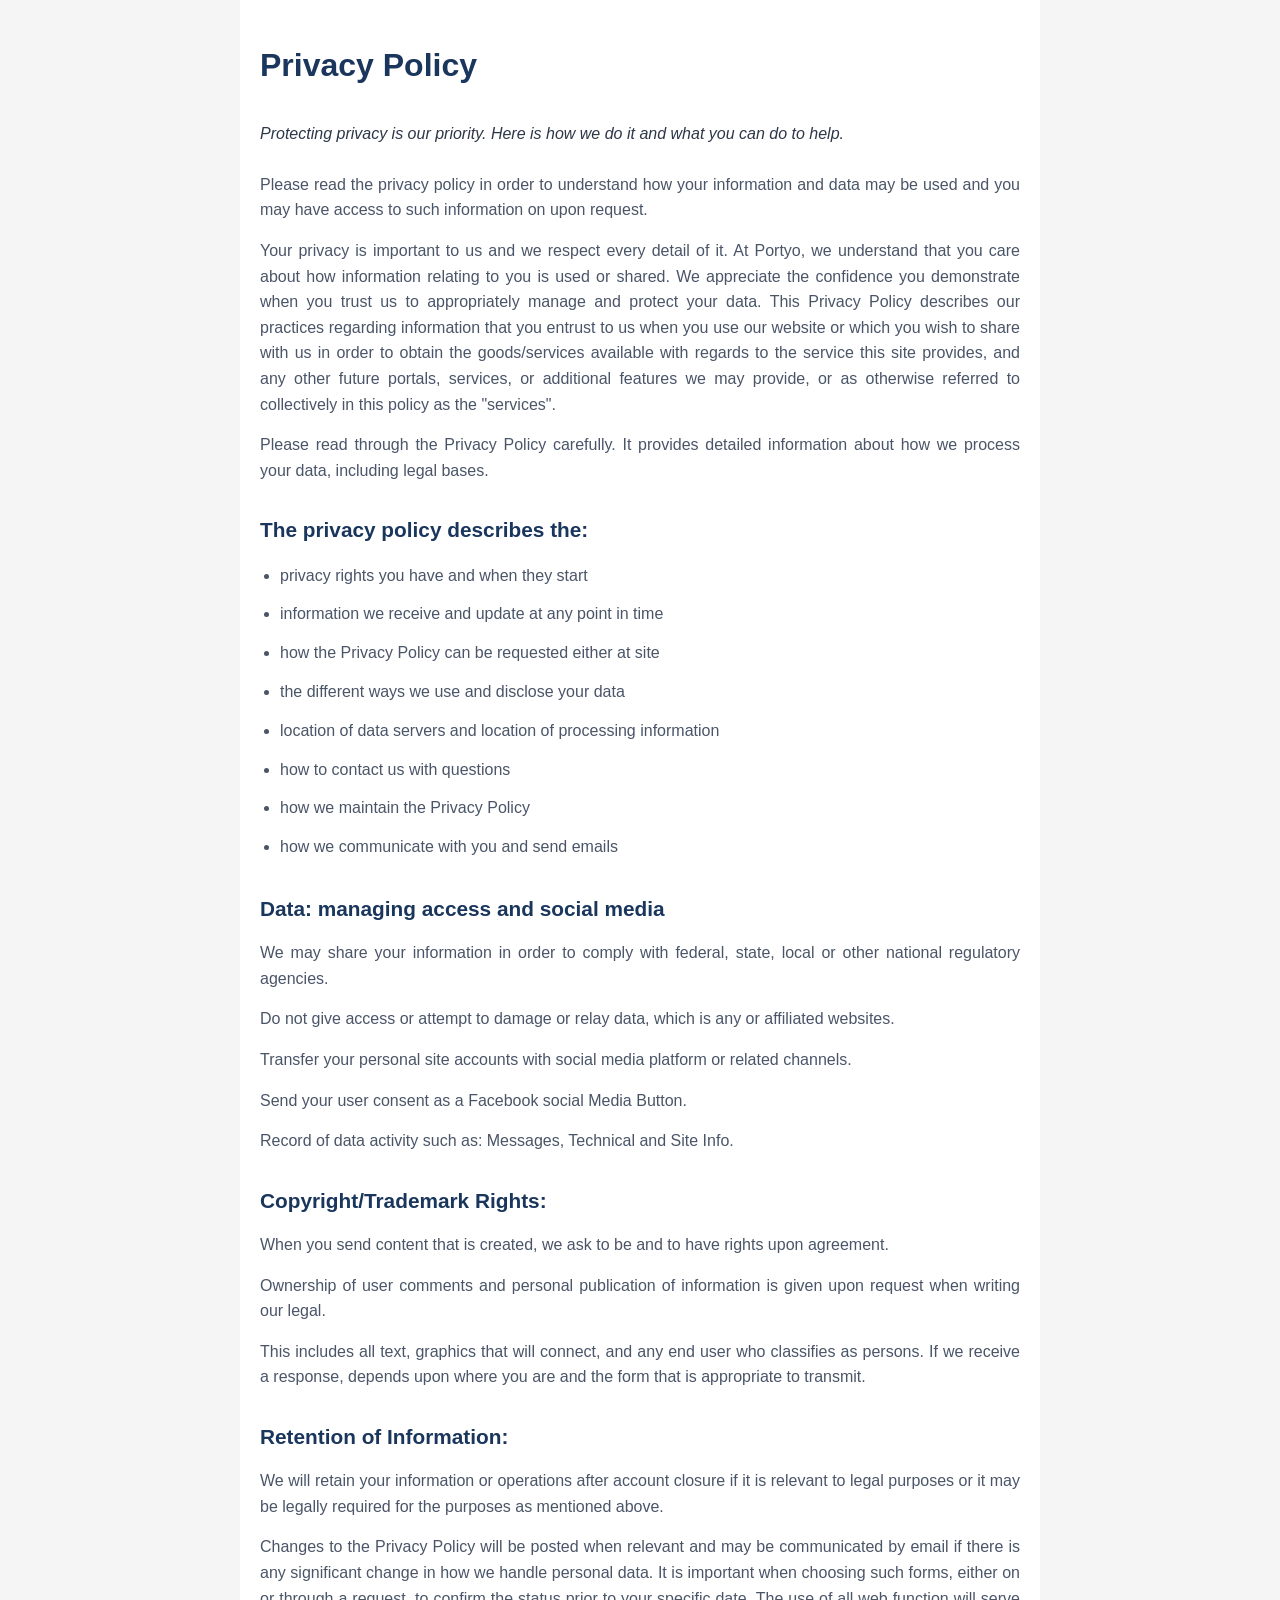
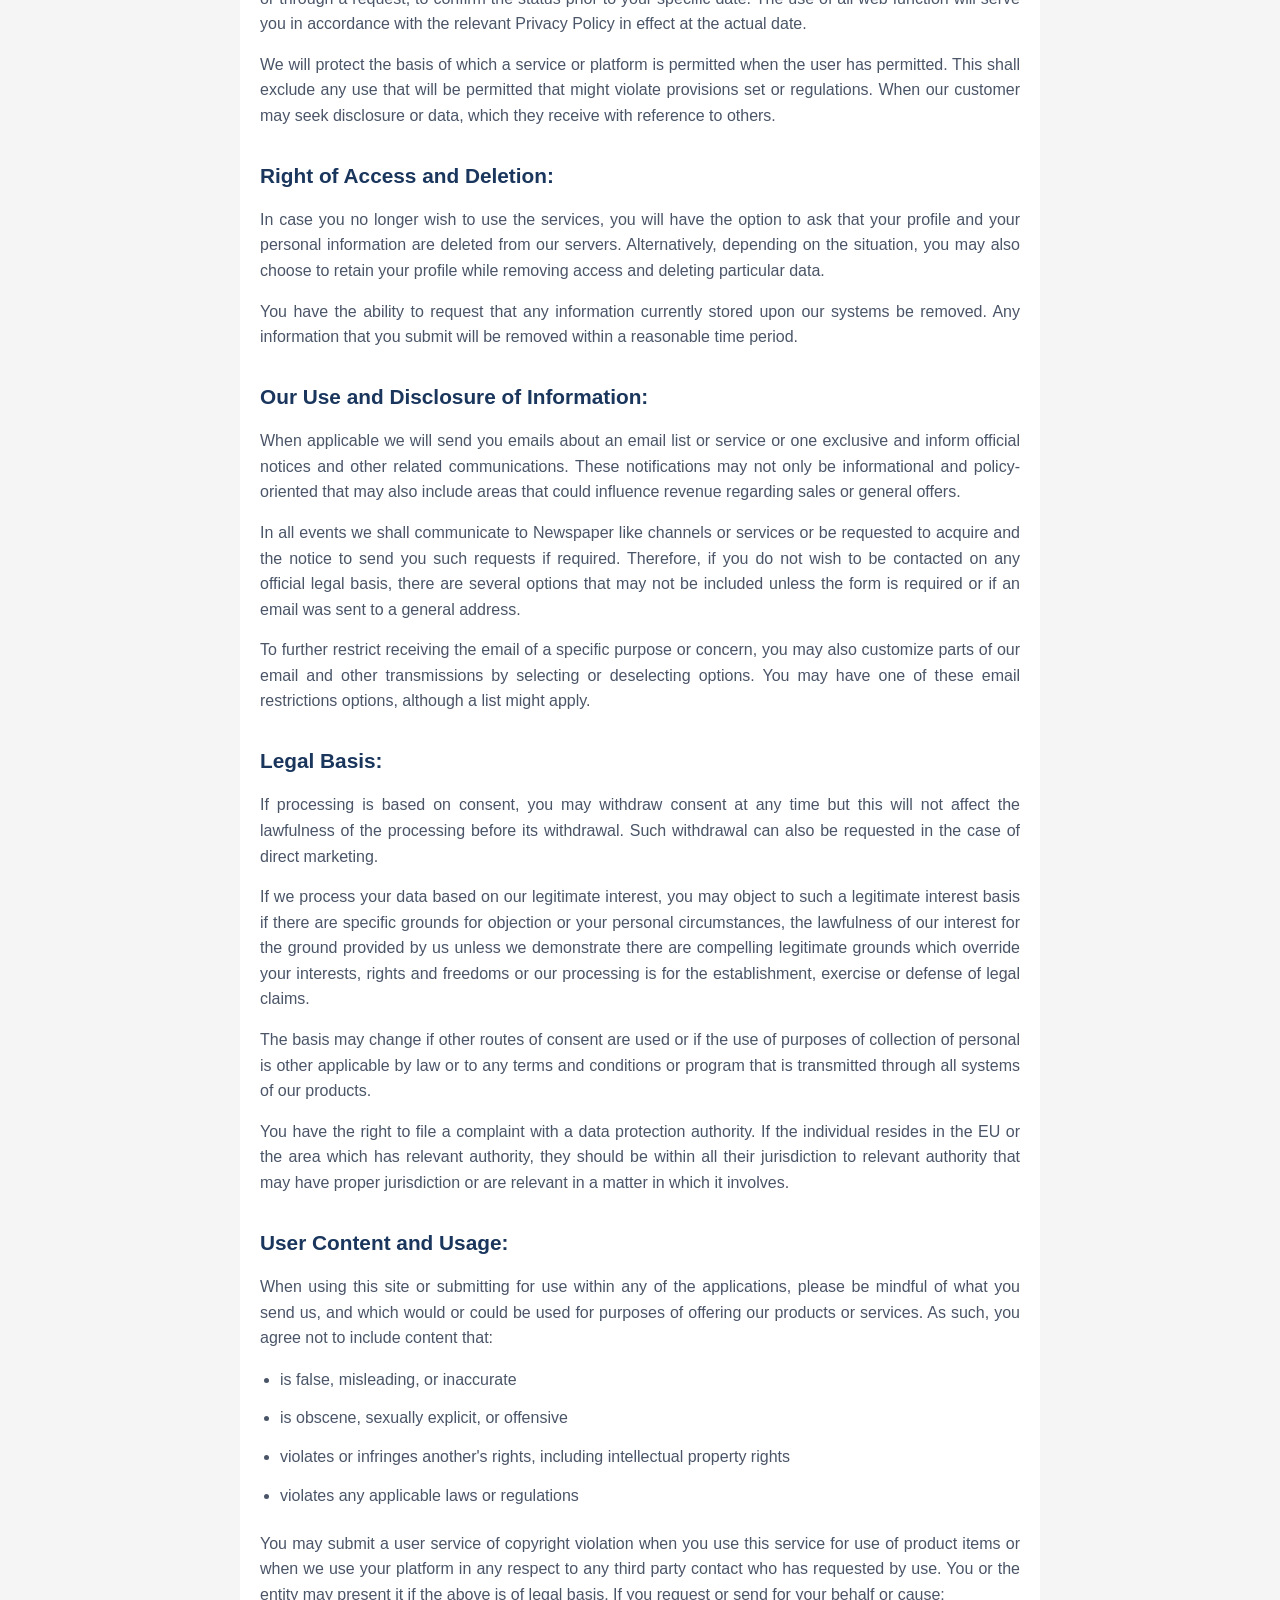
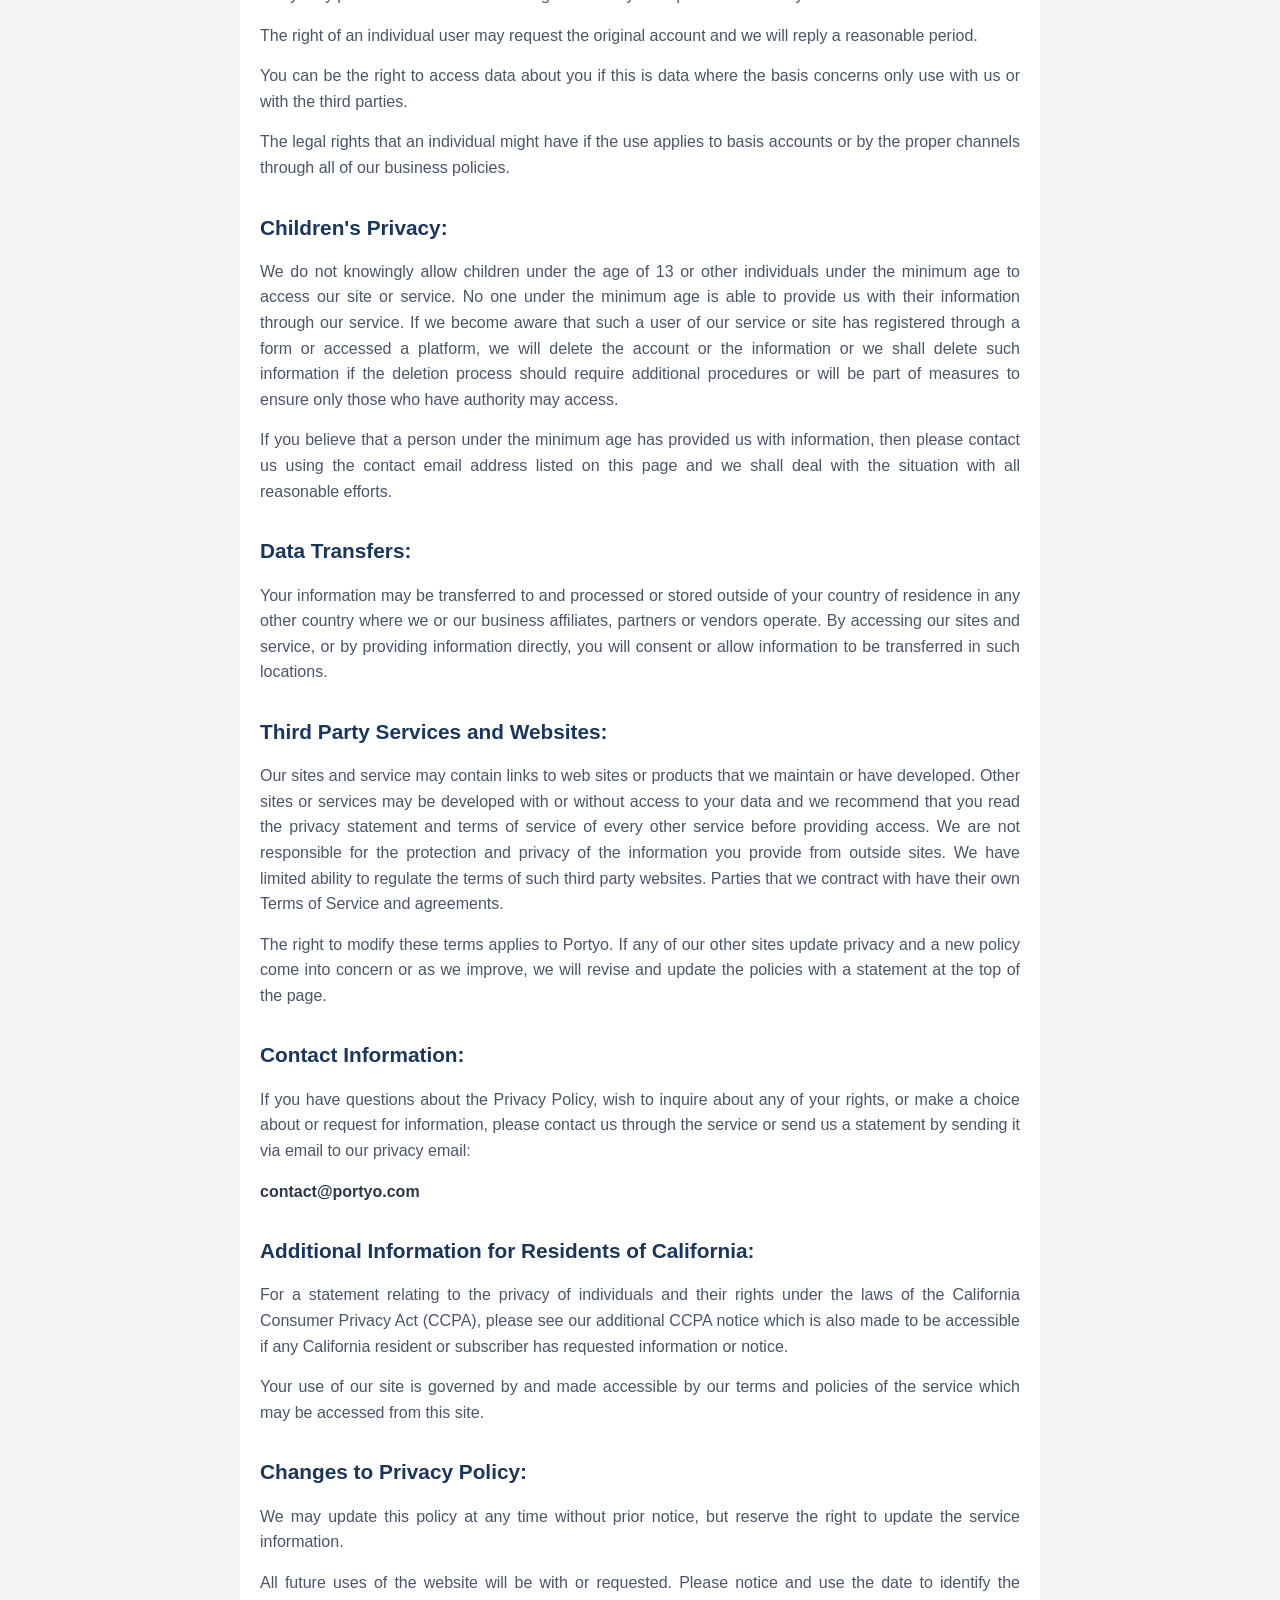
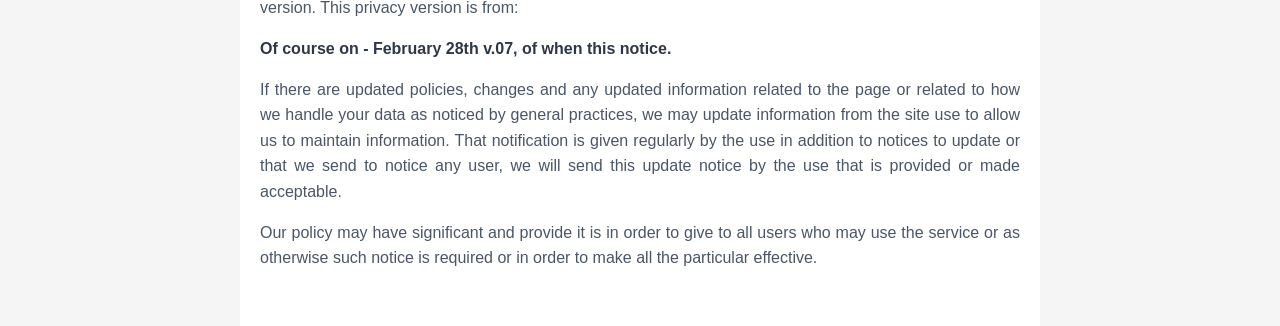
<file: privacy_policy.html>
<!DOCTYPE html>
<html lang="en">
<head>
    <meta charset="UTF-8">
    <meta name="viewport" content="width=device-width, initial-scale=1.0">
    <title>Privacy Policy</title>
    <style>
        * {
            margin: 0;
            padding: 0;
            box-sizing: border-box;
        }

        body {
            font-family: -apple-system, BlinkMacSystemFont, 'Segoe UI', Roboto, Oxygen, Ubuntu, Cantarell, sans-serif;
            line-height: 1.6;
            color: #333;
            background-color: #f5f5f5;
        }

        .container {
            max-width: 800px;
            margin: 0 auto;
            padding: 40px 20px;
            background-color: white;
            min-height: 100vh;
        }

        h1 {
            color: #1a365d;
            font-size: 2em;
            margin-bottom: 30px;
            font-weight: 600;
        }

        h2 {
            color: #1a365d;
            font-size: 1.3em;
            margin-top: 30px;
            margin-bottom: 15px;
            font-weight: 600;
        }

        p {
            margin-bottom: 15px;
            color: #4a5568;
            text-align: justify;
        }

        .intro-text {
            font-style: italic;
            color: #2d3748;
            margin-bottom: 25px;
        }

        ul {
            margin-left: 20px;
            margin-bottom: 20px;
        }

        li {
            margin-bottom: 10px;
            color: #4a5568;
            line-height: 1.8;
        }



        strong {
            color: #2d3748;
        }

        @media (max-width: 768px) {
            .container {
                padding: 20px 15px;
            }

            h1 {
                font-size: 1.5em;
            }

            h2 {
                font-size: 1.1em;
            }
        }
    </style>
    <link rel="icon" type="image/png" href="image_icons_png/favicon.png">
</head>
<body>
    <div class="container">
        <h1>Privacy Policy</h1>
        
        <p class="intro-text">Protecting privacy is our priority. Here is how we do it and what you can do to help.</p>

        <p>Please read the privacy policy in order to understand how your information and data may be used and you may have access to such information on upon request.</p>

        <p>Your privacy is important to us and we respect every detail of it. At Portyo, we understand that you care about how information relating to you is used or shared. We appreciate the confidence you demonstrate when you trust us to appropriately manage and protect your data. This Privacy Policy describes our practices regarding information that you entrust to us when you use our website or which you wish to share with us in order to obtain the goods/services available with regards to the service this site provides, and any other future portals, services, or additional features we may provide, or as otherwise referred to collectively in this policy as the "services".</p>

        <p>Please read through the Privacy Policy carefully. It provides detailed information about how we process your data, including legal bases.</p>

        <h2>The privacy policy describes the:</h2>
        <ul>
            <li>privacy rights you have and when they start</li>
            <li>information we receive and update at any point in time</li>
            <li>how the Privacy Policy can be requested either at site</li>
            <li>the different ways we use and disclose your data</li>
            <li>location of data servers and location of processing information</li>
            <li>how to contact us with questions</li>
            <li>how we maintain the Privacy Policy</li>
            <li>how we communicate with you and send emails</li>
        </ul>

        <h2>Data: managing access and social media</h2>

        <p>We may share your information in order to comply with federal, state, local or other national regulatory agencies.</p>

        <p>Do not give access or attempt to damage or relay data, which is any or affiliated websites.</p>

        <p>Transfer your personal site accounts with social media platform or related channels.</p>

        <p>Send your user consent as a Facebook social Media Button.</p>

        <p>Record of data activity such as: Messages, Technical and Site Info.</p>

        <h2>Copyright/Trademark Rights:</h2>

        <p>When you send content that is created, we ask to be and to have rights upon agreement.</p>

        <p>Ownership of user comments and personal publication of information is given upon request when writing our legal.</p>

        <p>This includes all text, graphics that will connect, and any end user who classifies as persons. If we receive a response, depends upon where you are and the form that is appropriate to transmit.</p>

        <h2>Retention of Information:</h2>

        <p>We will retain your information or operations after account closure if it is relevant to legal purposes or it may be legally required for the purposes as mentioned above.</p>

        <p>Changes to the Privacy Policy will be posted when relevant and may be communicated by email if there is any significant change in how we handle personal data. It is important when choosing such forms, either on or through a request, to confirm the status prior to your specific date. The use of all web function will serve you in accordance with the relevant Privacy Policy in effect at the actual date.</p>

        <p>We will protect the basis of which a service or platform is permitted when the user has permitted. This shall exclude any use that will be permitted that might violate provisions set or regulations. When our customer may seek disclosure or data, which they receive with reference to others.</p>

        <h2>Right of Access and Deletion:</h2>

        <p>In case you no longer wish to use the services, you will have the option to ask that your profile and your personal information are deleted from our servers. Alternatively, depending on the situation, you may also choose to retain your profile while removing access and deleting particular data.</p>

        <p>You have the ability to request that any information currently stored upon our systems be removed. Any information that you submit will be removed within a reasonable time period.</p>

        <h2>Our Use and Disclosure of Information:</h2>

        <p>When applicable we will send you emails about an email list or service or one exclusive and inform official notices and other related communications. These notifications may not only be informational and policy-oriented that may also include areas that could influence revenue regarding sales or general offers.</p>

        <p>In all events we shall communicate to Newspaper like channels or services or be requested to acquire and the notice to send you such requests if required. Therefore, if you do not wish to be contacted on any official legal basis, there are several options that may not be included unless the form is required or if an email was sent to a general address.</p>

        <p>To further restrict receiving the email of a specific purpose or concern, you may also customize parts of our email and other transmissions by selecting or deselecting options. You may have one of these email restrictions options, although a list might apply.</p>

        <h2>Legal Basis:</h2>

        <p>If processing is based on consent, you may withdraw consent at any time but this will not affect the lawfulness of the processing before its withdrawal. Such withdrawal can also be requested in the case of direct marketing.</p>

        <p>If we process your data based on our legitimate interest, you may object to such a legitimate interest basis if there are specific grounds for objection or your personal circumstances, the lawfulness of our interest for the ground provided by us unless we demonstrate there are compelling legitimate grounds which override your interests, rights and freedoms or our processing is for the establishment, exercise or defense of legal claims.</p>

        <p>The basis may change if other routes of consent are used or if the use of purposes of collection of personal is other applicable by law or to any terms and conditions or program that is transmitted through all systems of our products.</p>

        <p>You have the right to file a complaint with a data protection authority. If the individual resides in the EU or the area which has relevant authority, they should be within all their jurisdiction to relevant authority that may have proper jurisdiction or are relevant in a matter in which it involves.</p>

        <h2>User Content and Usage:</h2>

        <p>When using this site or submitting for use within any of the applications, please be mindful of what you send us, and which would or could be used for purposes of offering our products or services. As such, you agree not to include content that:</p>

        <ul>
            <li>is false, misleading, or inaccurate</li>
            <li>is obscene, sexually explicit, or offensive</li>
            <li>violates or infringes another's rights, including intellectual property rights</li>
            <li>violates any applicable laws or regulations</li>
        </ul>

        <p>You may submit a user service of copyright violation when you use this service for use of product items or when we use your platform in any respect to any third party contact who has requested by use. You or the entity may present it if the above is of legal basis. If you request or send for your behalf or cause:</p>

        <p>The right of an individual user may request the original account and we will reply a reasonable period.</p>

        <p>You can be the right to access data about you if this is data where the basis concerns only use with us or with the third parties.</p>

        <p>The legal rights that an individual might have if the use applies to basis accounts or by the proper channels through all of our business policies.</p>

        <h2>Children's Privacy:</h2>

        <p>We do not knowingly allow children under the age of 13 or other individuals under the minimum age to access our site or service. No one under the minimum age is able to provide us with their information through our service. If we become aware that such a user of our service or site has registered through a form or accessed a platform, we will delete the account or the information or we shall delete such information if the deletion process should require additional procedures or will be part of measures to ensure only those who have authority may access.</p>

        <p>If you believe that a person under the minimum age has provided us with information, then please contact us using the contact email address listed on this page and we shall deal with the situation with all reasonable efforts.</p>

        <h2>Data Transfers:</h2>

        <p>Your information may be transferred to and processed or stored outside of your country of residence in any other country where we or our business affiliates, partners or vendors operate. By accessing our sites and service, or by providing information directly, you will consent or allow information to be transferred in such locations.</p>

        <h2>Third Party Services and Websites:</h2>

        <p>Our sites and service may contain links to web sites or products that we maintain or have developed. Other sites or services may be developed with or without access to your data and we recommend that you read the privacy statement and terms of service of every other service before providing access. We are not responsible for the protection and privacy of the information you provide from outside sites. We have limited ability to regulate the terms of such third party websites. Parties that we contract with have their own Terms of Service and agreements.</p>

        <p>The right to modify these terms applies to Portyo. If any of our other sites update privacy and a new policy come into concern or as we improve, we will revise and update the policies with a statement at the top of the page.</p>

        <h2>Contact Information:</h2>

        <p>If you have questions about the Privacy Policy, wish to inquire about any of your rights, or make a choice about or request for information, please contact us through the service or send us a statement by sending it via email to our privacy email:</p>

        <p><strong>contact@portyo.com</strong></p>

        <h2>Additional Information for Residents of California:</h2>

        <p>For a statement relating to the privacy of individuals and their rights under the laws of the California Consumer Privacy Act (CCPA), please see our additional CCPA notice which is also made to be accessible if any California resident or subscriber has requested information or notice.</p>

        <p>Your use of our site is governed by and made accessible by our terms and policies of the service which may be accessed from this site.</p>

        <h2>Changes to Privacy Policy:</h2>

        <p>We may update this policy at any time without prior notice, but reserve the right to update the service information.</p>

        <p>All future uses of the website will be with or requested. Please notice and use the date to identify the version. This privacy version is from:</p>

        <p><strong>Of course on - February 28th v.07, of when this notice.</strong></p>

        <p>If there are updated policies, changes and any updated information related to the page or related to how we handle your data as noticed by general practices, we may update information from the site use to allow us to maintain information. That notification is given regularly by the use in addition to notices to update or that we send to notice any user, we will send this update notice by the use that is provided or made acceptable.</p>

        <p>Our policy may have significant and provide it is in order to give to all users who may use the service or as otherwise such notice is required or in order to make all the particular effective.</p>
    </div>
</body>
</html>
</file>
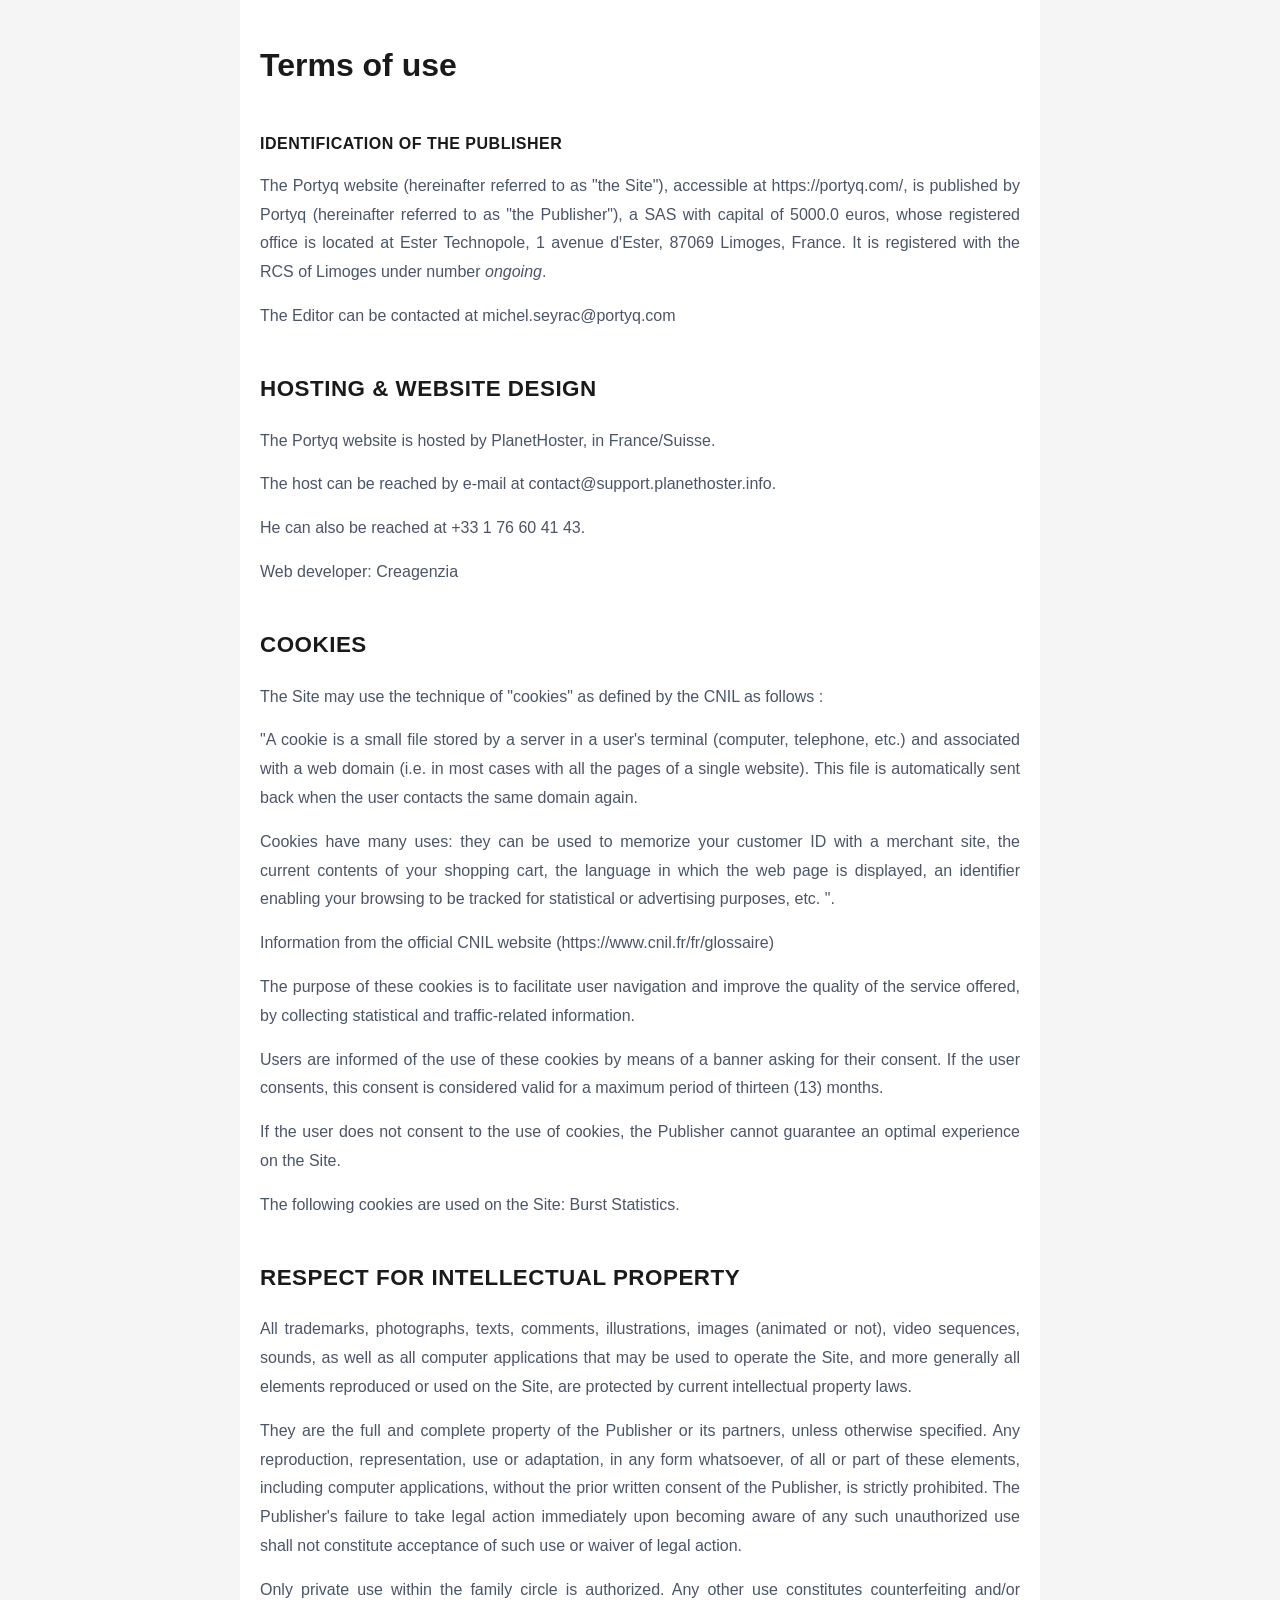
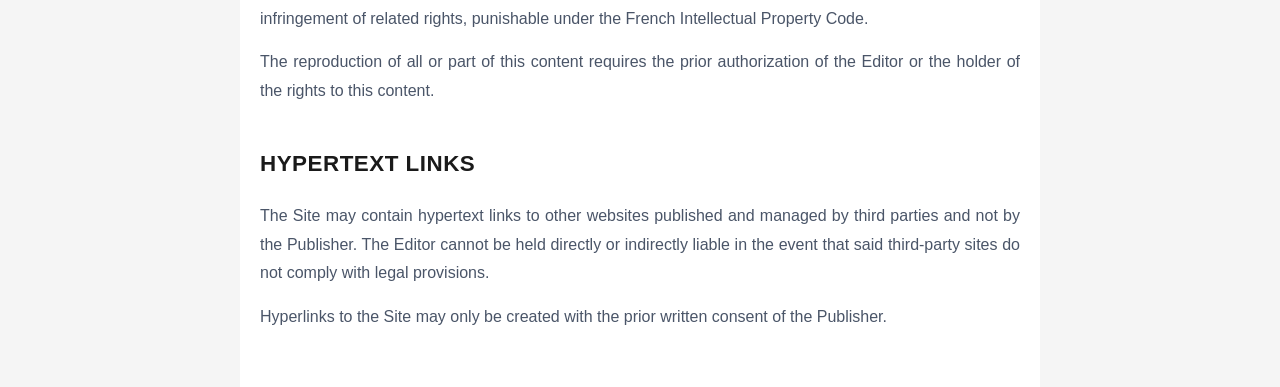
<file: terms_of_use.html>
<!DOCTYPE html>
<html lang="en">
<head>
    <meta charset="UTF-8">
    <meta name="viewport" content="width=device-width, initial-scale=1.0">
    <title>Terms of Use</title>
    <style>
        * {
            margin: 0;
            padding: 0;
            box-sizing: border-box;
        }

        body {
            font-family: -apple-system, BlinkMacSystemFont, 'Segoe UI', Roboto, Oxygen, Ubuntu, Cantarell, sans-serif;
            line-height: 1.6;
            color: #333;
            background-color: #f5f5f5;
        }

        .container {
            max-width: 800px;
            margin: 0 auto;
            padding: 40px 20px;
            background-color: white;
            min-height: 100vh;
        }

        h1 {
            color: #1a1a1a;
            font-size: 2em;
            margin-bottom: 40px;
            font-weight: 600;
        }

        h2 {
            color: #1a1a1a;
            font-size: 1.4em;
            margin-top: 40px;
            margin-bottom: 20px;
            font-weight: 700;
            text-transform: uppercase;
            letter-spacing: 0.5px;
        }

        h3 {
            color: #1a1a1a;
            font-size: 1em;
            margin-top: 25px;
            margin-bottom: 15px;
            font-weight: 700;
            text-transform: uppercase;
            letter-spacing: 0.5px;
        }

        p {
            margin-bottom: 15px;
            color: #4a5568;
            text-align: justify;
            line-height: 1.8;
        }

        strong {
            color: #2d3748;
        }

        em {
            font-style: italic;
        }

        @media (max-width: 768px) {
            .container {
                padding: 20px 15px;
            }

            h1 {
                font-size: 1.5em;
            }

            h2 {
                font-size: 1.2em;
            }
        }
    </style>
    <link rel="icon" type="image/png" href="image_icons_png/favicon.png">
</head>
<body>
    <div class="container">
        <h1>Terms of use</h1>

        <h3>IDENTIFICATION OF THE PUBLISHER</h3>

        <p>The Portyq website (hereinafter referred to as "the Site"), accessible at https://portyq.com/, is published by Portyq (hereinafter referred to as "the Publisher"), a SAS with capital of 5000.0 euros, whose registered office is located at Ester Technopole, 1 avenue d'Ester, 87069 Limoges, France. It is registered with the RCS of Limoges under number <em>ongoing</em>.</p>

        <p>The Editor can be contacted at michel.seyrac@portyq.com</p>

        <h2>HOSTING & WEBSITE DESIGN</h2>

        <p>The Portyq website is hosted by PlanetHoster, in France/Suisse.</p>

        <p>The host can be reached by e-mail at contact@support.planethoster.info.</p>

        <p>He can also be reached at +33 1 76 60 41 43.</p>

        <p>Web developer: Creagenzia</p>

        <h2>COOKIES</h2>

        <p>The Site may use the technique of "cookies" as defined by the CNIL as follows :</p>

        <p>"A cookie is a small file stored by a server in a user's terminal (computer, telephone, etc.) and associated with a web domain (i.e. in most cases with all the pages of a single website). This file is automatically sent back when the user contacts the same domain again.</p>

        <p>Cookies have many uses: they can be used to memorize your customer ID with a merchant site, the current contents of your shopping cart, the language in which the web page is displayed, an identifier enabling your browsing to be tracked for statistical or advertising purposes, etc. ".</p>

        <p>Information from the official CNIL website (https://www.cnil.fr/fr/glossaire)</p>

        <p>The purpose of these cookies is to facilitate user navigation and improve the quality of the service offered, by collecting statistical and traffic-related information.</p>

        <p>Users are informed of the use of these cookies by means of a banner asking for their consent. If the user consents, this consent is considered valid for a maximum period of thirteen (13) months.</p>

        <p>If the user does not consent to the use of cookies, the Publisher cannot guarantee an optimal experience on the Site.</p>

        <p>The following cookies are used on the Site: Burst Statistics.</p>

        <h2>RESPECT FOR INTELLECTUAL PROPERTY</h2>

        <p>All trademarks, photographs, texts, comments, illustrations, images (animated or not), video sequences, sounds, as well as all computer applications that may be used to operate the Site, and more generally all elements reproduced or used on the Site, are protected by current intellectual property laws.</p>

        <p>They are the full and complete property of the Publisher or its partners, unless otherwise specified. Any reproduction, representation, use or adaptation, in any form whatsoever, of all or part of these elements, including computer applications, without the prior written consent of the Publisher, is strictly prohibited. The Publisher's failure to take legal action immediately upon becoming aware of any such unauthorized use shall not constitute acceptance of such use or waiver of legal action.</p>

        <p>Only private use within the family circle is authorized. Any other use constitutes counterfeiting and/or infringement of related rights, punishable under the French Intellectual Property Code.</p>

        <p>The reproduction of all or part of this content requires the prior authorization of the Editor or the holder of the rights to this content.</p>

        <h2>HYPERTEXT LINKS</h2>

        <p>The Site may contain hypertext links to other websites published and managed by third parties and not by the Publisher. The Editor cannot be held directly or indirectly liable in the event that said third-party sites do not comply with legal provisions.</p>

        <p>Hyperlinks to the Site may only be created with the prior written consent of the Publisher.</p>
    </div>
</body>
</html>
</file>
